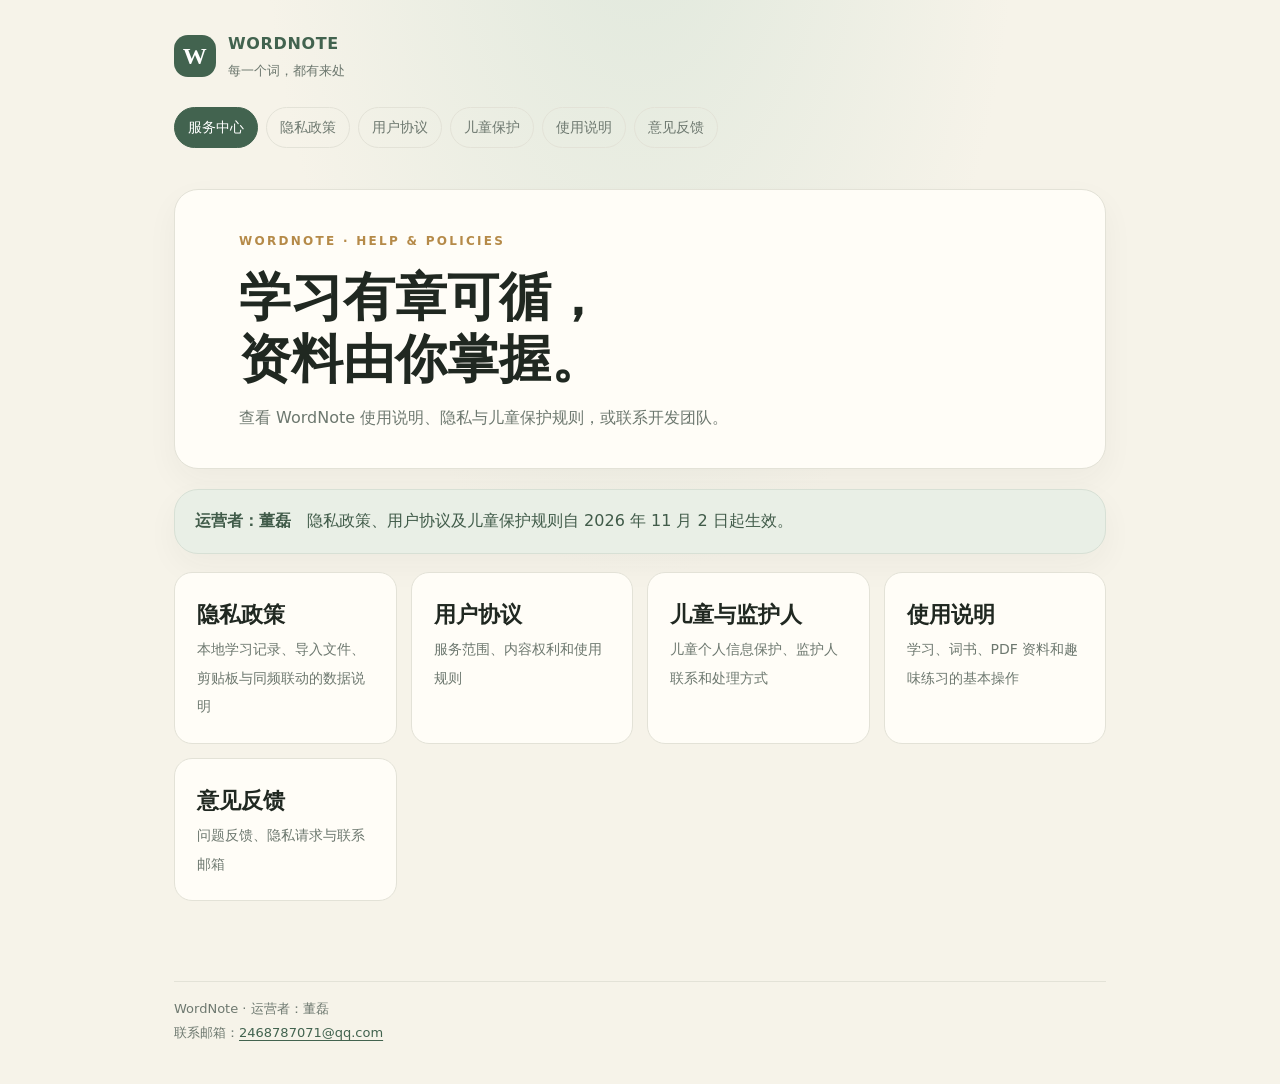
<file: index.html>
<!doctype html><html lang="zh-CN"><head><meta charset="utf-8"><meta name="viewport" content="width=device-width,initial-scale=1"><meta name="theme-color" content="#f6f3e9"><title>WordNote｜帮助与服务说明</title><link rel="stylesheet" href="style.css"></head><body>
<header><div class="brand"><span class="mark">W</span><div>WORDNOTE<small>每一个词，都有来处</small></div></div><nav class="nav"><a href="index.html" aria-current="page">服务中心</a><a href="privacy.html">隐私政策</a><a href="terms.html">用户协议</a><a href="children.html">儿童保护</a><a href="guide.html">使用说明</a><a href="feedback.html">意见反馈</a></nav></header>
<main><section class="hero"><span class="eyebrow">WORDNOTE · HELP & POLICIES</span><h1>学习有章可循，<br>资料由你掌握。</h1><p>查看 WordNote 使用说明、隐私与儿童保护规则，或联系开发团队。</p></section>
<div class="notice"><strong>运营者：董磊</strong>　隐私政策、用户协议及儿童保护规则自 2026 年 11 月 2 日起生效。</div>
<section class="grid"><a class="tile" href="privacy.html"><strong>隐私政策</strong><span>本地学习记录、导入文件、剪贴板与同频联动的数据说明</span></a><a class="tile" href="terms.html"><strong>用户协议</strong><span>服务范围、内容权利和使用规则</span></a><a class="tile" href="children.html"><strong>儿童与监护人</strong><span>儿童个人信息保护、监护人联系和处理方式</span></a><a class="tile" href="guide.html"><strong>使用说明</strong><span>学习、词书、PDF 资料和趣味练习的基本操作</span></a><a class="tile" href="feedback.html"><strong>意见反馈</strong><span>问题反馈、隐私请求与联系邮箱</span></a></section></main>
<footer><div class="line"></div>WordNote · 运营者：董磊<br>联系邮箱：<a href="mailto:2468787071@qq.com">2468787071@qq.com</a></footer></body></html>
</file>
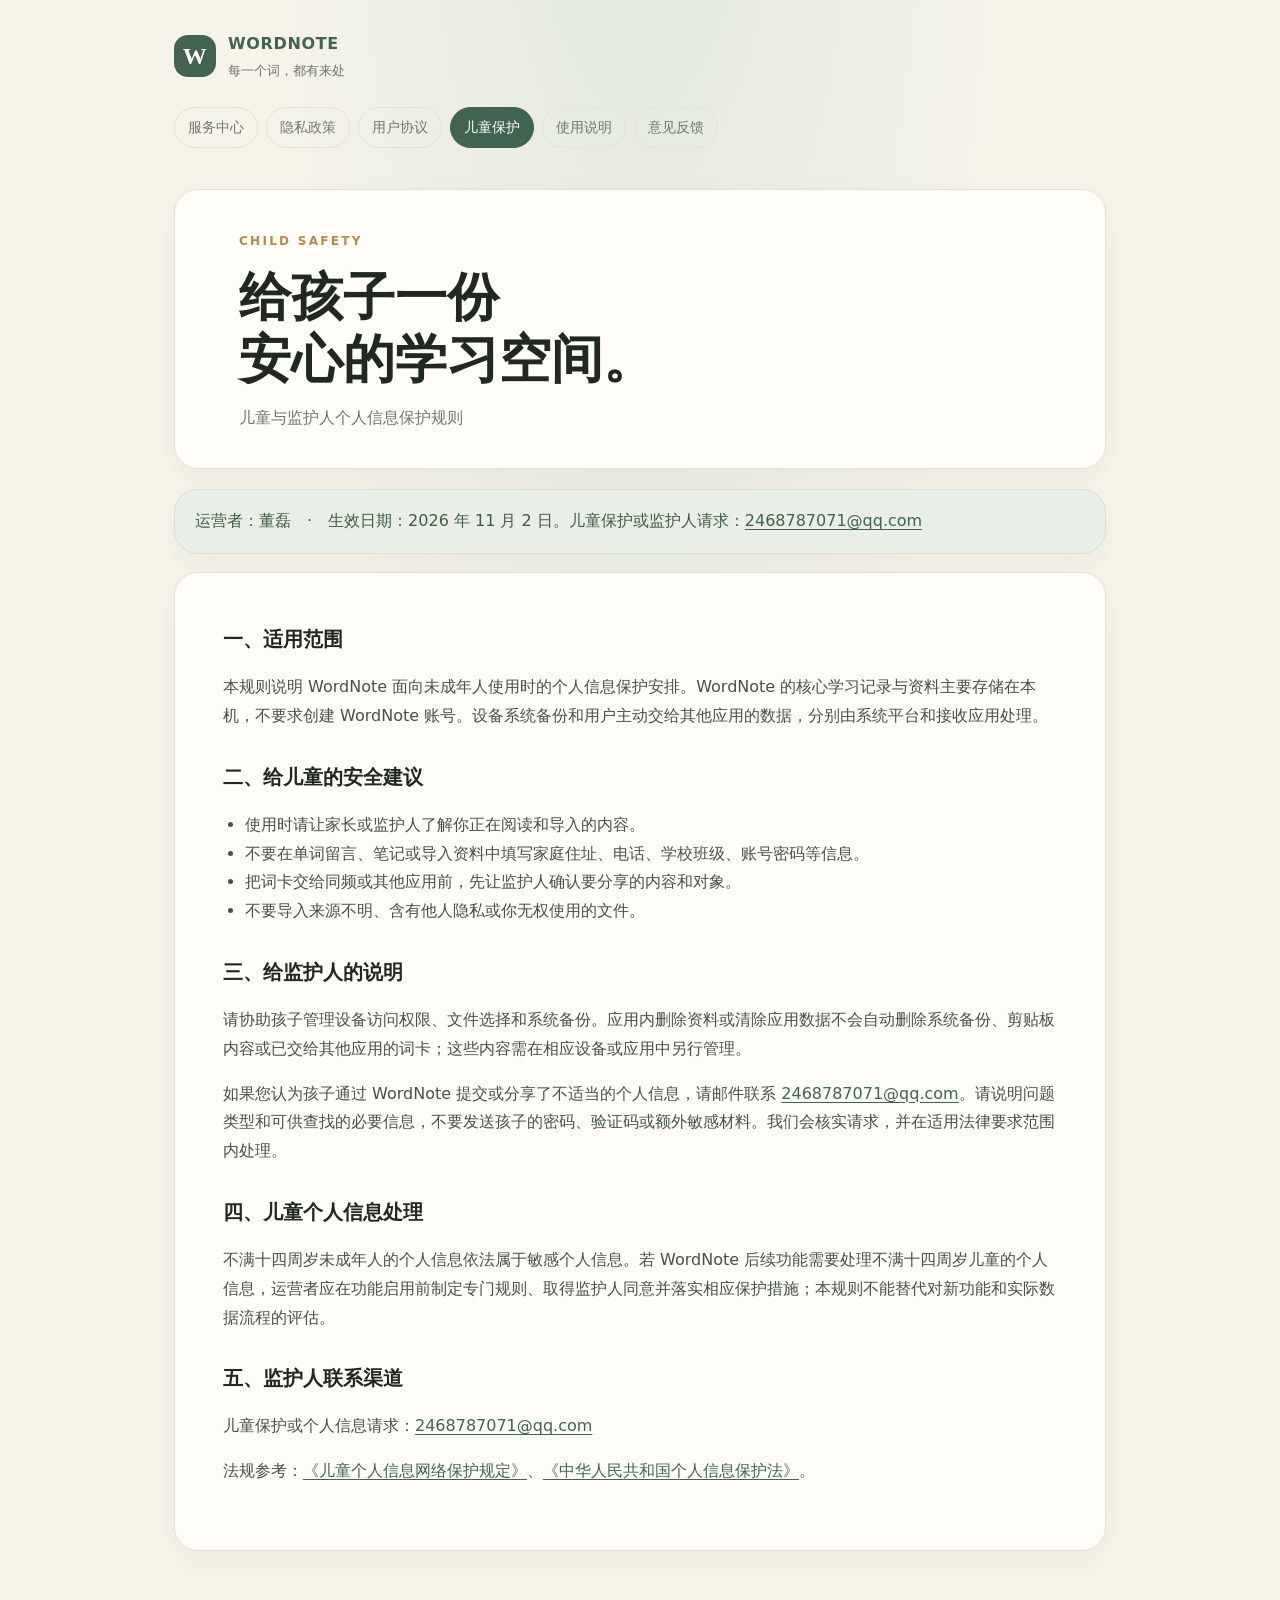
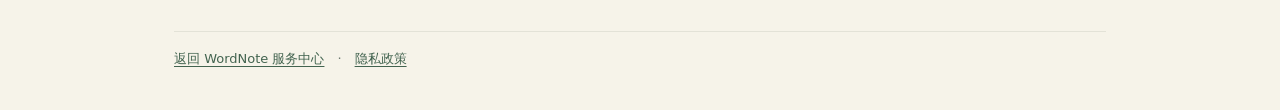
<file: children.html>
<!doctype html><html lang="zh-CN"><head><meta charset="utf-8"><meta name="viewport" content="width=device-width,initial-scale=1"><title>WordNote｜儿童与监护人保护规则</title><link rel="stylesheet" href="style.css"></head><body><header><div class="brand"><span class="mark">W</span><div>WORDNOTE<small>每一个词，都有来处</small></div></div><nav class="nav"><a href="index.html">服务中心</a><a href="privacy.html">隐私政策</a><a href="terms.html">用户协议</a><a href="children.html" aria-current="page">儿童保护</a><a href="guide.html">使用说明</a><a href="feedback.html">意见反馈</a></nav></header><main><section class="hero"><span class="eyebrow">CHILD SAFETY</span><h1>给孩子一份<br>安心的学习空间。</h1><p>儿童与监护人个人信息保护规则</p></section><div class="notice">运营者：董磊　·　生效日期：2026 年 11 月 2 日。儿童保护或监护人请求：<a href="mailto:2468787071@qq.com">2468787071@qq.com</a></div><article class="paper">
<h2>一、适用范围</h2><p>本规则说明 WordNote 面向未成年人使用时的个人信息保护安排。WordNote 的核心学习记录与资料主要存储在本机，不要求创建 WordNote 账号。设备系统备份和用户主动交给其他应用的数据，分别由系统平台和接收应用处理。</p>
<h2>二、给儿童的安全建议</h2><ul><li>使用时请让家长或监护人了解你正在阅读和导入的内容。</li><li>不要在单词留言、笔记或导入资料中填写家庭住址、电话、学校班级、账号密码等信息。</li><li>把词卡交给同频或其他应用前，先让监护人确认要分享的内容和对象。</li><li>不要导入来源不明、含有他人隐私或你无权使用的文件。</li></ul>
<h2>三、给监护人的说明</h2><p>请协助孩子管理设备访问权限、文件选择和系统备份。应用内删除资料或清除应用数据不会自动删除系统备份、剪贴板内容或已交给其他应用的词卡；这些内容需在相应设备或应用中另行管理。</p><p>如果您认为孩子通过 WordNote 提交或分享了不适当的个人信息，请邮件联系 <a href="mailto:2468787071@qq.com">2468787071@qq.com</a>。请说明问题类型和可供查找的必要信息，不要发送孩子的密码、验证码或额外敏感材料。我们会核实请求，并在适用法律要求范围内处理。</p>
<h2>四、儿童个人信息处理</h2><p>不满十四周岁未成年人的个人信息依法属于敏感个人信息。若 WordNote 后续功能需要处理不满十四周岁儿童的个人信息，运营者应在功能启用前制定专门规则、取得监护人同意并落实相应保护措施；本规则不能替代对新功能和实际数据流程的评估。</p>
<h2>五、监护人联系渠道</h2><p>儿童保护或个人信息请求：<a href="mailto:2468787071@qq.com">2468787071@qq.com</a></p><p>法规参考：<a href="https://www.cac.gov.cn/2019-08/23/c_1124913903.htm" target="_blank" rel="noreferrer">《儿童个人信息网络保护规定》</a>、<a href="https://www.cac.gov.cn/2021-08/20/c_1631050028355286.htm" target="_blank" rel="noreferrer">《中华人民共和国个人信息保护法》</a>。</p></article></main><footer><div class="line"></div><a href="index.html">返回 WordNote 服务中心</a>　·　<a href="privacy.html">隐私政策</a></footer></body></html>
</file>
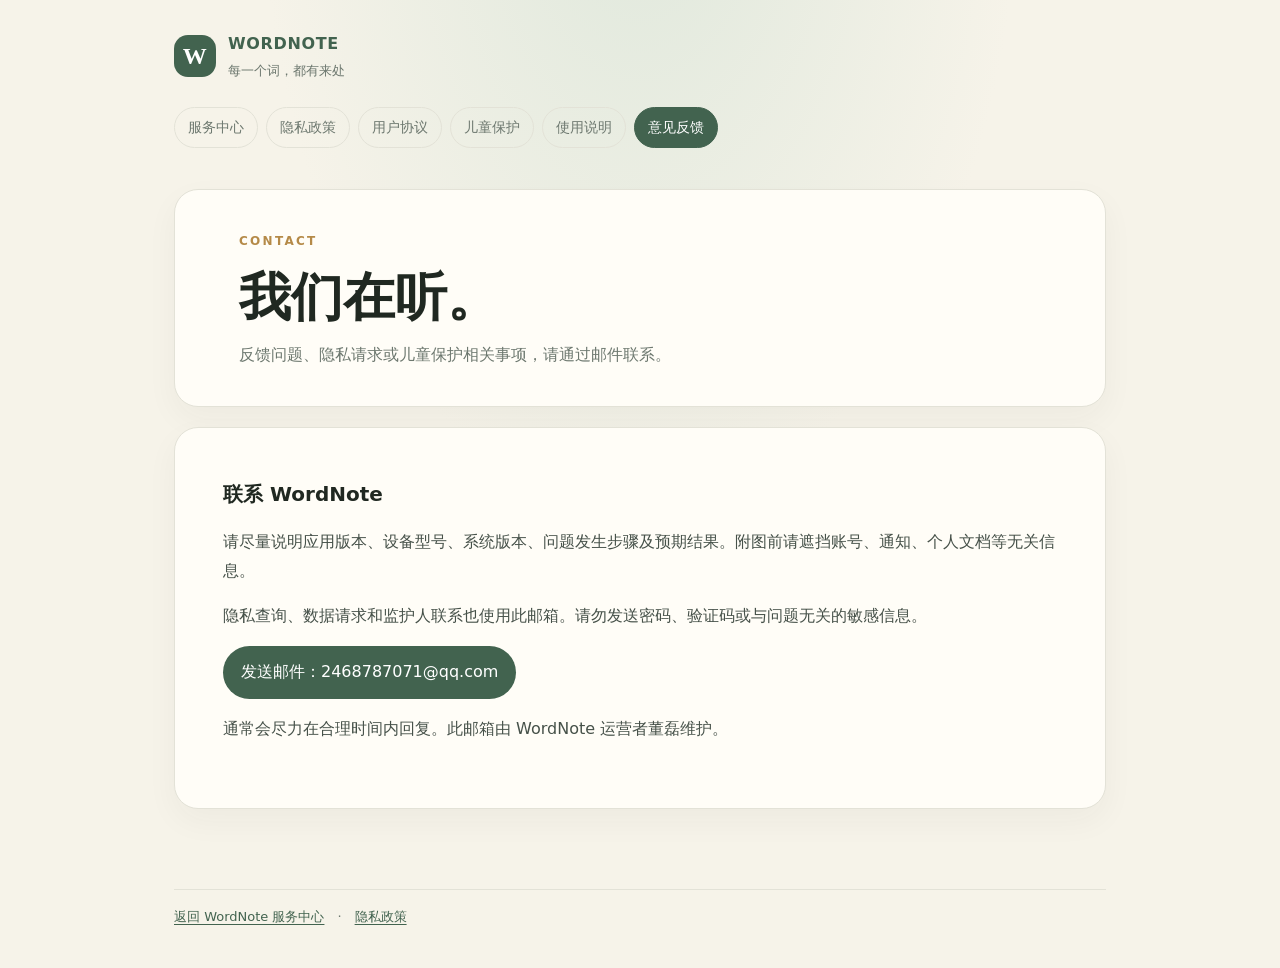
<file: feedback.html>
<!doctype html><html lang="zh-CN"><head><meta charset="utf-8"><meta name="viewport" content="width=device-width,initial-scale=1"><title>WordNote｜意见反馈与联系</title><link rel="stylesheet" href="style.css"></head><body><header><div class="brand"><span class="mark">W</span><div>WORDNOTE<small>每一个词，都有来处</small></div></div><nav class="nav"><a href="index.html">服务中心</a><a href="privacy.html">隐私政策</a><a href="terms.html">用户协议</a><a href="children.html">儿童保护</a><a href="guide.html">使用说明</a><a href="feedback.html" aria-current="page">意见反馈</a></nav></header><main><section class="hero"><span class="eyebrow">CONTACT</span><h1>我们在听。</h1><p>反馈问题、隐私请求或儿童保护相关事项，请通过邮件联系。</p></section><article class="paper"><h2>联系 WordNote</h2><p>请尽量说明应用版本、设备型号、系统版本、问题发生步骤及预期结果。附图前请遮挡账号、通知、个人文档等无关信息。</p><p>隐私查询、数据请求和监护人联系也使用此邮箱。请勿发送密码、验证码或与问题无关的敏感信息。</p><p><a class="contact" href="mailto:2468787071@qq.com?subject=WordNote%20%E6%84%8F%E8%A7%81%E5%8F%8D%E9%A6%88">发送邮件：2468787071@qq.com</a></p><p>通常会尽力在合理时间内回复。此邮箱由 WordNote 运营者董磊维护。</p></article></main><footer><div class="line"></div><a href="index.html">返回 WordNote 服务中心</a>　·　<a href="privacy.html">隐私政策</a></footer></body></html>
</file>
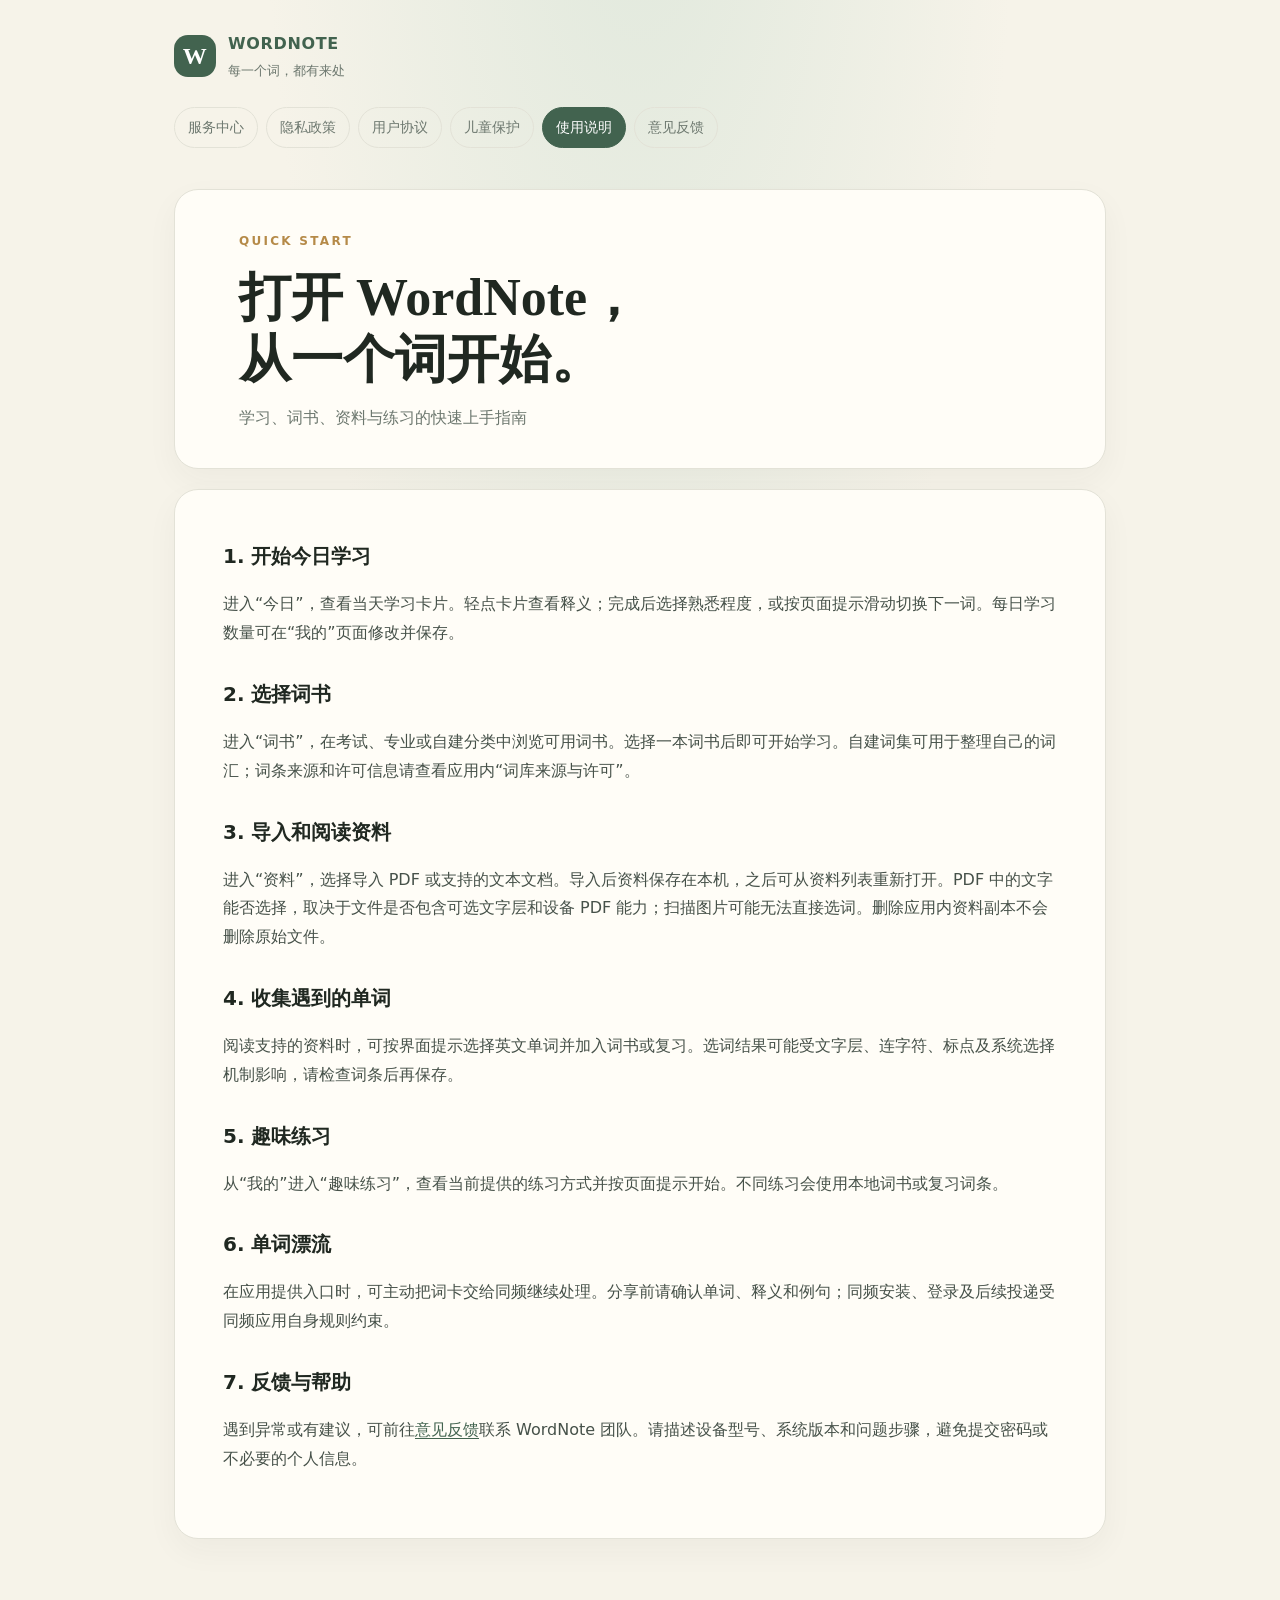
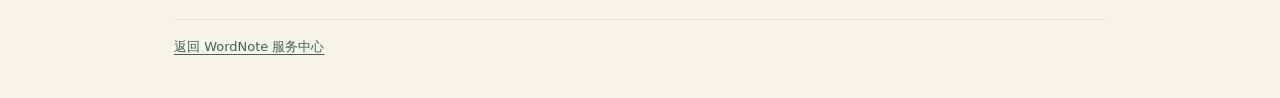
<file: guide.html>
<!doctype html><html lang="zh-CN"><head><meta charset="utf-8"><meta name="viewport" content="width=device-width,initial-scale=1"><title>WordNote｜使用说明</title><link rel="stylesheet" href="style.css"></head><body><header><div class="brand"><span class="mark">W</span><div>WORDNOTE<small>每一个词，都有来处</small></div></div><nav class="nav"><a href="index.html">服务中心</a><a href="privacy.html">隐私政策</a><a href="terms.html">用户协议</a><a href="children.html">儿童保护</a><a href="guide.html" aria-current="page">使用说明</a><a href="feedback.html">意见反馈</a></nav></header><main><section class="hero"><span class="eyebrow">QUICK START</span><h1>打开 WordNote，<br>从一个词开始。</h1><p>学习、词书、资料与练习的快速上手指南</p></section><article class="paper">
<h2>1. 开始今日学习</h2><p>进入“今日”，查看当天学习卡片。轻点卡片查看释义；完成后选择熟悉程度，或按页面提示滑动切换下一词。每日学习数量可在“我的”页面修改并保存。</p>
<h2>2. 选择词书</h2><p>进入“词书”，在考试、专业或自建分类中浏览可用词书。选择一本词书后即可开始学习。自建词集可用于整理自己的词汇；词条来源和许可信息请查看应用内“词库来源与许可”。</p>
<h2>3. 导入和阅读资料</h2><p>进入“资料”，选择导入 PDF 或支持的文本文档。导入后资料保存在本机，之后可从资料列表重新打开。PDF 中的文字能否选择，取决于文件是否包含可选文字层和设备 PDF 能力；扫描图片可能无法直接选词。删除应用内资料副本不会删除原始文件。</p>
<h2>4. 收集遇到的单词</h2><p>阅读支持的资料时，可按界面提示选择英文单词并加入词书或复习。选词结果可能受文字层、连字符、标点及系统选择机制影响，请检查词条后再保存。</p>
<h2>5. 趣味练习</h2><p>从“我的”进入“趣味练习”，查看当前提供的练习方式并按页面提示开始。不同练习会使用本地词书或复习词条。</p>
<h2>6. 单词漂流</h2><p>在应用提供入口时，可主动把词卡交给同频继续处理。分享前请确认单词、释义和例句；同频安装、登录及后续投递受同频应用自身规则约束。</p>
<h2>7. 反馈与帮助</h2><p>遇到异常或有建议，可前往<a href="feedback.html">意见反馈</a>联系 WordNote 团队。请描述设备型号、系统版本和问题步骤，避免提交密码或不必要的个人信息。</p></article></main><footer><div class="line"></div><a href="index.html">返回 WordNote 服务中心</a></footer></body></html>
</file>
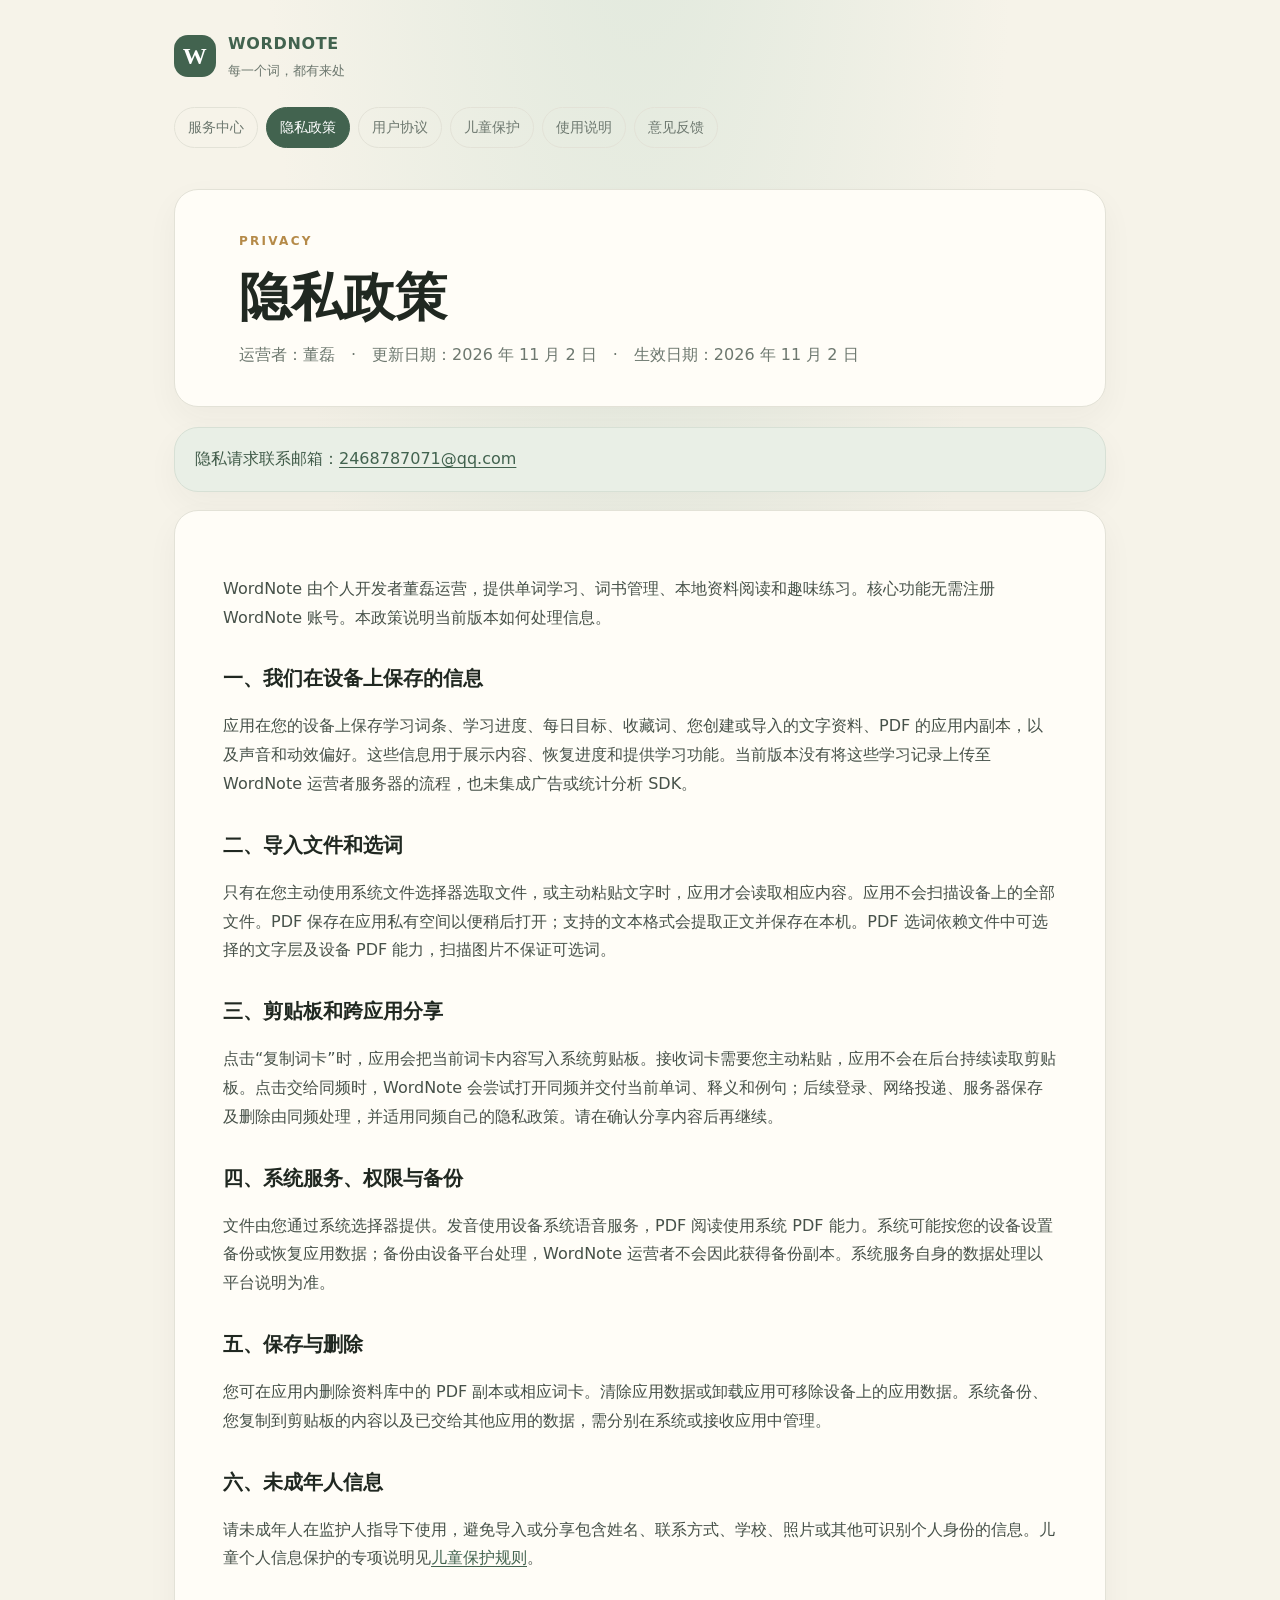
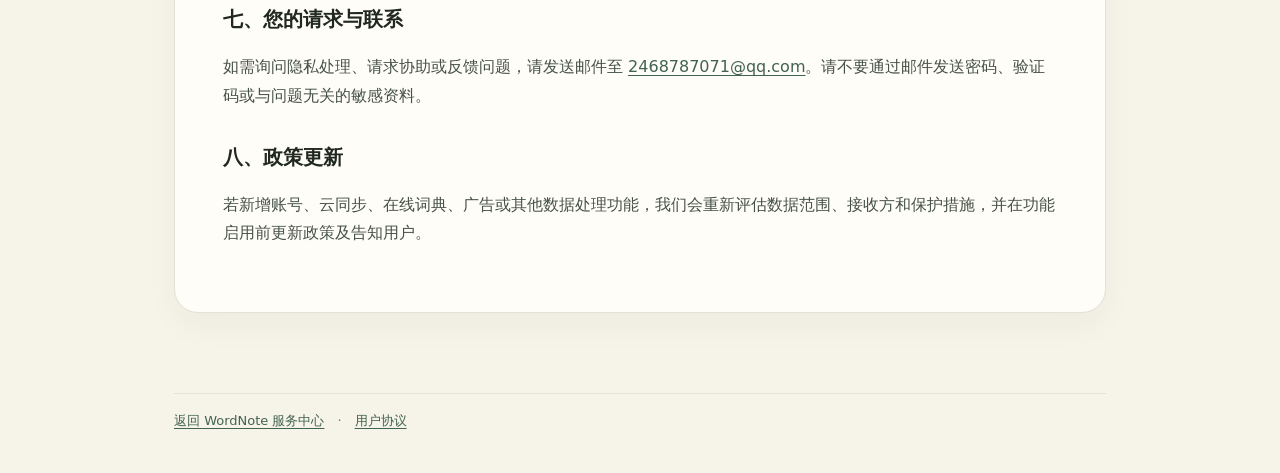
<file: privacy.html>
<!doctype html><html lang="zh-CN"><head><meta charset="utf-8"><meta name="viewport" content="width=device-width,initial-scale=1"><title>WordNote｜隐私政策</title><link rel="stylesheet" href="style.css"></head><body><header><div class="brand"><span class="mark">W</span><div>WORDNOTE<small>每一个词，都有来处</small></div></div><nav class="nav"><a href="index.html">服务中心</a><a href="privacy.html" aria-current="page">隐私政策</a><a href="terms.html">用户协议</a><a href="children.html">儿童保护</a><a href="guide.html">使用说明</a><a href="feedback.html">意见反馈</a></nav></header><main><section class="hero"><span class="eyebrow">PRIVACY</span><h1>隐私政策</h1><p>运营者：董磊　·　更新日期：2026 年 11 月 2 日　·　生效日期：2026 年 11 月 2 日</p></section><div class="notice">隐私请求联系邮箱：<a href="mailto:2468787071@qq.com">2468787071@qq.com</a></div><article class="paper">
<p>WordNote 由个人开发者董磊运营，提供单词学习、词书管理、本地资料阅读和趣味练习。核心功能无需注册 WordNote 账号。本政策说明当前版本如何处理信息。</p>
<h2>一、我们在设备上保存的信息</h2><p>应用在您的设备上保存学习词条、学习进度、每日目标、收藏词、您创建或导入的文字资料、PDF 的应用内副本，以及声音和动效偏好。这些信息用于展示内容、恢复进度和提供学习功能。当前版本没有将这些学习记录上传至 WordNote 运营者服务器的流程，也未集成广告或统计分析 SDK。</p>
<h2>二、导入文件和选词</h2><p>只有在您主动使用系统文件选择器选取文件，或主动粘贴文字时，应用才会读取相应内容。应用不会扫描设备上的全部文件。PDF 保存在应用私有空间以便稍后打开；支持的文本格式会提取正文并保存在本机。PDF 选词依赖文件中可选择的文字层及设备 PDF 能力，扫描图片不保证可选词。</p>
<h2>三、剪贴板和跨应用分享</h2><p>点击“复制词卡”时，应用会把当前词卡内容写入系统剪贴板。接收词卡需要您主动粘贴，应用不会在后台持续读取剪贴板。点击交给同频时，WordNote 会尝试打开同频并交付当前单词、释义和例句；后续登录、网络投递、服务器保存及删除由同频处理，并适用同频自己的隐私政策。请在确认分享内容后再继续。</p>
<h2>四、系统服务、权限与备份</h2><p>文件由您通过系统选择器提供。发音使用设备系统语音服务，PDF 阅读使用系统 PDF 能力。系统可能按您的设备设置备份或恢复应用数据；备份由设备平台处理，WordNote 运营者不会因此获得备份副本。系统服务自身的数据处理以平台说明为准。</p>
<h2>五、保存与删除</h2><p>您可在应用内删除资料库中的 PDF 副本或相应词卡。清除应用数据或卸载应用可移除设备上的应用数据。系统备份、您复制到剪贴板的内容以及已交给其他应用的数据，需分别在系统或接收应用中管理。</p>
<h2>六、未成年人信息</h2><p>请未成年人在监护人指导下使用，避免导入或分享包含姓名、联系方式、学校、照片或其他可识别个人身份的信息。儿童个人信息保护的专项说明见<a href="children.html">儿童保护规则</a>。</p>
<h2>七、您的请求与联系</h2><p>如需询问隐私处理、请求协助或反馈问题，请发送邮件至 <a href="mailto:2468787071@qq.com">2468787071@qq.com</a>。请不要通过邮件发送密码、验证码或与问题无关的敏感资料。</p>
<h2>八、政策更新</h2><p>若新增账号、云同步、在线词典、广告或其他数据处理功能，我们会重新评估数据范围、接收方和保护措施，并在功能启用前更新政策及告知用户。</p></article></main><footer><div class="line"></div><a href="index.html">返回 WordNote 服务中心</a>　·　<a href="terms.html">用户协议</a></footer></body></html>
</file>
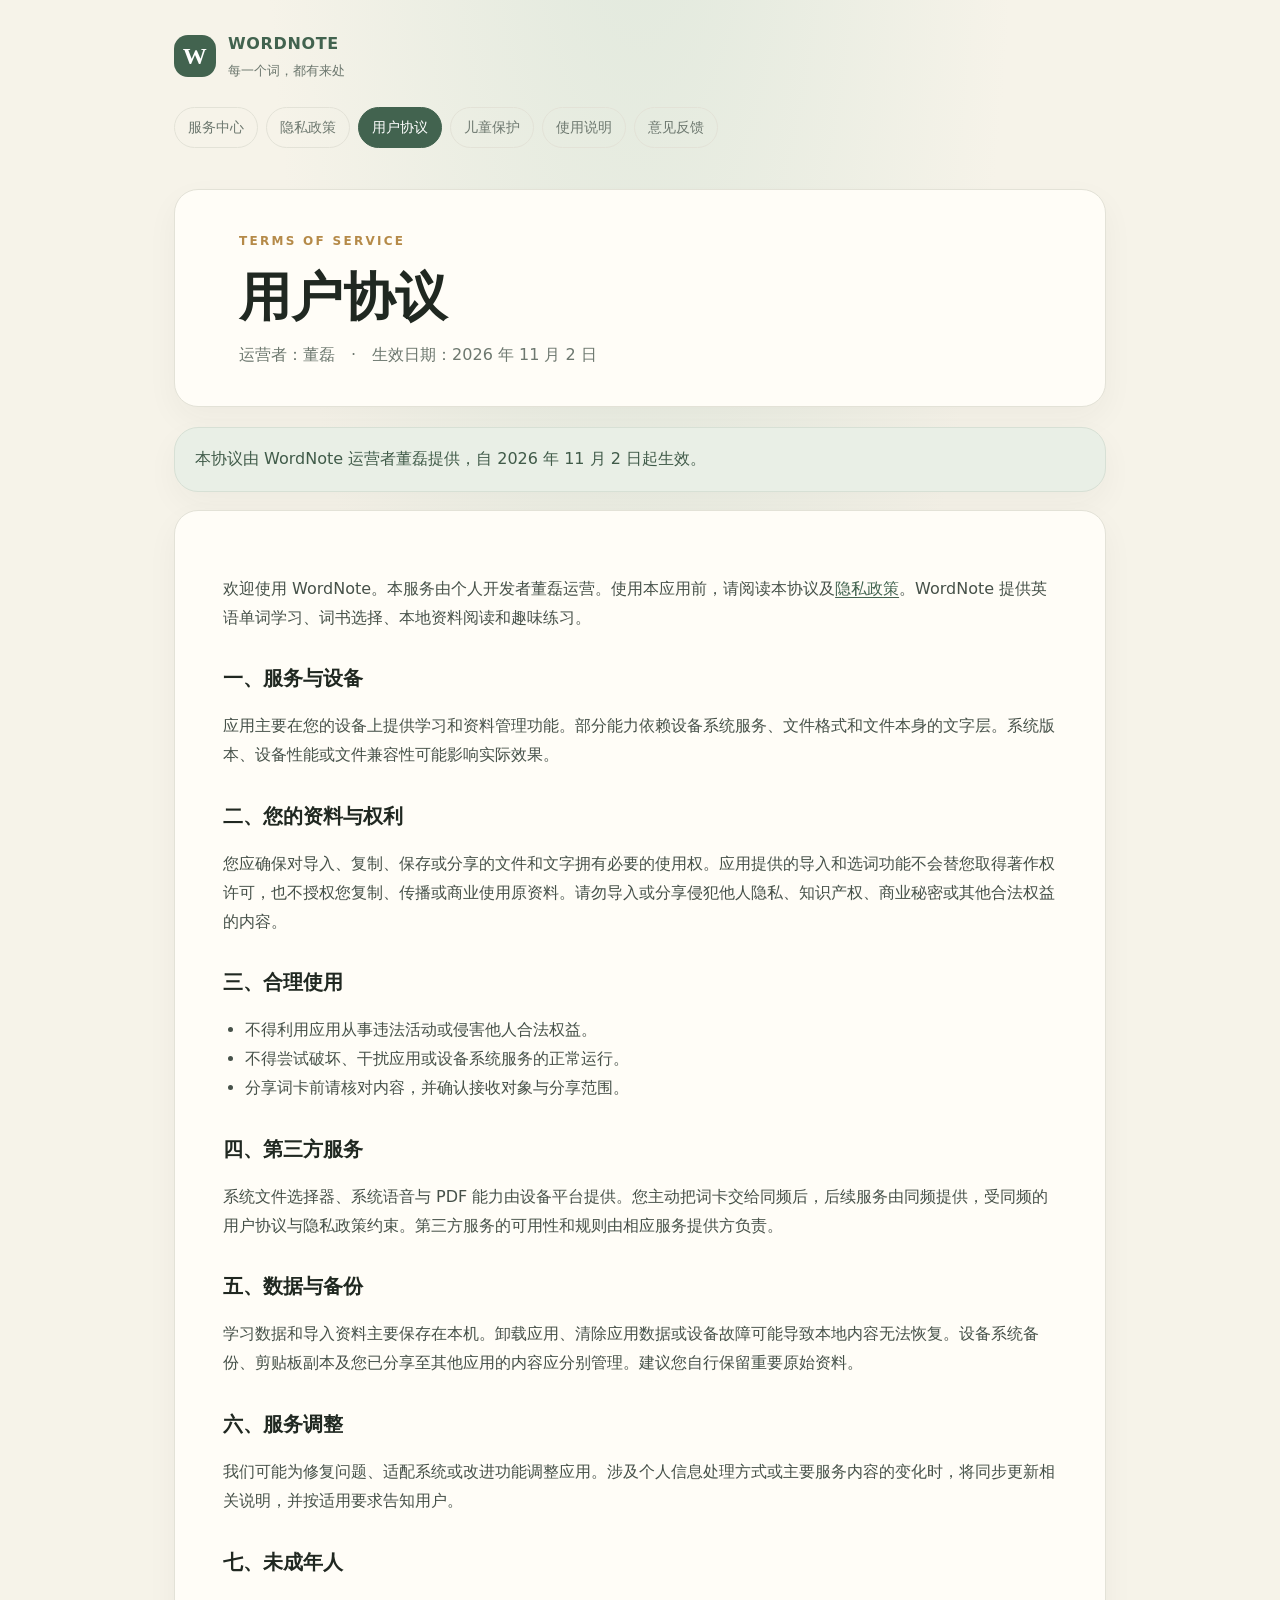
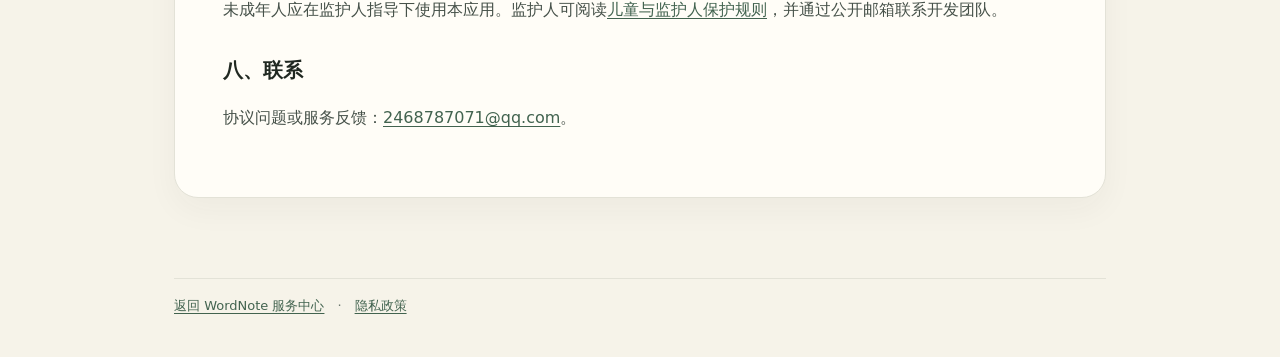
<file: terms.html>
<!doctype html><html lang="zh-CN"><head><meta charset="utf-8"><meta name="viewport" content="width=device-width,initial-scale=1"><title>WordNote｜用户协议</title><link rel="stylesheet" href="style.css"></head><body><header><div class="brand"><span class="mark">W</span><div>WORDNOTE<small>每一个词，都有来处</small></div></div><nav class="nav"><a href="index.html">服务中心</a><a href="privacy.html">隐私政策</a><a href="terms.html" aria-current="page">用户协议</a><a href="children.html">儿童保护</a><a href="guide.html">使用说明</a><a href="feedback.html">意见反馈</a></nav></header><main><section class="hero"><span class="eyebrow">TERMS OF SERVICE</span><h1>用户协议</h1><p>运营者：董磊　·　生效日期：2026 年 11 月 2 日</p></section><div class="notice">本协议由 WordNote 运营者董磊提供，自 2026 年 11 月 2 日起生效。</div><article class="paper">
<p>欢迎使用 WordNote。本服务由个人开发者董磊运营。使用本应用前，请阅读本协议及<a href="privacy.html">隐私政策</a>。WordNote 提供英语单词学习、词书选择、本地资料阅读和趣味练习。</p>
<h2>一、服务与设备</h2><p>应用主要在您的设备上提供学习和资料管理功能。部分能力依赖设备系统服务、文件格式和文件本身的文字层。系统版本、设备性能或文件兼容性可能影响实际效果。</p>
<h2>二、您的资料与权利</h2><p>您应确保对导入、复制、保存或分享的文件和文字拥有必要的使用权。应用提供的导入和选词功能不会替您取得著作权许可，也不授权您复制、传播或商业使用原资料。请勿导入或分享侵犯他人隐私、知识产权、商业秘密或其他合法权益的内容。</p>
<h2>三、合理使用</h2><ul><li>不得利用应用从事违法活动或侵害他人合法权益。</li><li>不得尝试破坏、干扰应用或设备系统服务的正常运行。</li><li>分享词卡前请核对内容，并确认接收对象与分享范围。</li></ul>
<h2>四、第三方服务</h2><p>系统文件选择器、系统语音与 PDF 能力由设备平台提供。您主动把词卡交给同频后，后续服务由同频提供，受同频的用户协议与隐私政策约束。第三方服务的可用性和规则由相应服务提供方负责。</p>
<h2>五、数据与备份</h2><p>学习数据和导入资料主要保存在本机。卸载应用、清除应用数据或设备故障可能导致本地内容无法恢复。设备系统备份、剪贴板副本及您已分享至其他应用的内容应分别管理。建议您自行保留重要原始资料。</p>
<h2>六、服务调整</h2><p>我们可能为修复问题、适配系统或改进功能调整应用。涉及个人信息处理方式或主要服务内容的变化时，将同步更新相关说明，并按适用要求告知用户。</p>
<h2>七、未成年人</h2><p>未成年人应在监护人指导下使用本应用。监护人可阅读<a href="children.html">儿童与监护人保护规则</a>，并通过公开邮箱联系开发团队。</p>
<h2>八、联系</h2><p>协议问题或服务反馈：<a href="mailto:2468787071@qq.com">2468787071@qq.com</a>。</p></article></main><footer><div class="line"></div><a href="index.html">返回 WordNote 服务中心</a>　·　<a href="privacy.html">隐私政策</a></footer></body></html>
</file>
<file: style.css>
:root{color-scheme:light;--paper:#f6f3e9;--card:#fffdf7;--ink:#202821;--muted:#6d786f;--green:#42634f;--line:#e3e2d7;--soft:#e9efe6;--gold:#b58a48}
*{box-sizing:border-box}body{margin:0;background:radial-gradient(ellipse at 50% -15%,#dfe8dc 0,transparent 42%),var(--paper);color:var(--ink);font:16px/1.8 system-ui,-apple-system,"Segoe UI","Microsoft YaHei",sans-serif}a{color:var(--green);text-underline-offset:3px}header{max-width:980px;margin:auto;padding:30px 24px 16px}.brand{display:flex;align-items:center;gap:12px;color:var(--green);font-weight:700;letter-spacing:.04em}.mark{display:grid;place-items:center;width:42px;height:42px;border-radius:14px;background:var(--green);color:white;font-family:Georgia,serif;font-size:24px}.brand small{display:block;color:var(--muted);font-weight:400;letter-spacing:0}.nav{display:flex;gap:8px;overflow:auto;margin-top:24px;padding-bottom:5px}.nav a{white-space:nowrap;text-decoration:none;border:1px solid var(--line);padding:7px 13px;border-radius:999px;color:var(--muted);font-size:14px}.nav a:hover,.nav a[aria-current=page]{background:var(--green);color:white;border-color:var(--green)}main{max-width:980px;margin:20px auto 80px;padding:0 24px}.hero,.paper,.notice{background:var(--card);border:1px solid var(--line);border-radius:24px;box-shadow:0 12px 32px #2635280b}.hero{padding:36px clamp(22px,6vw,64px);margin-bottom:20px}.eyebrow{color:var(--gold);font-size:12px;letter-spacing:.19em;font-weight:700}.hero h1{font-family:Georgia,"Noto Serif SC","Songti SC",serif;font-size:clamp(32px,6vw,52px);line-height:1.2;margin:12px 0}.hero p{color:var(--muted);margin:0}.paper{padding:clamp(22px,5vw,48px);margin:18px 0}.paper h2{font-size:20px;margin:28px 0 8px}.paper h2:first-child{margin-top:0}.paper p,.paper li{color:#465149}.paper ul{padding-left:22px}.notice{padding:17px 20px;background:var(--soft);border-color:#d7e0d5;color:#405b49;margin:18px 0}.notice.pending{background:#fff7e9;border-color:#ead9b9;color:#6a5738}.grid{display:grid;grid-template-columns:repeat(auto-fit,minmax(220px,1fr));gap:14px}.tile{display:block;padding:22px;border-radius:18px;background:var(--card);border:1px solid var(--line);text-decoration:none;color:inherit}.tile strong{display:block;font-family:Georgia,"Noto Serif SC","Songti SC",serif;font-size:22px;color:var(--ink)}.tile span{color:var(--muted);font-size:14px}footer{max-width:980px;margin:auto;padding:0 24px 40px;color:var(--muted);font-size:13px}footer .line{height:1px;background:var(--line);margin-bottom:15px}.contact{display:inline-block;padding:12px 18px;border-radius:999px;background:var(--green);color:#fff;text-decoration:none}@media(max-width:600px){header{padding-top:20px}.nav{margin-top:17px}main{margin-top:12px}.hero{border-radius:20px}.paper{border-radius:20px}}
</file>
